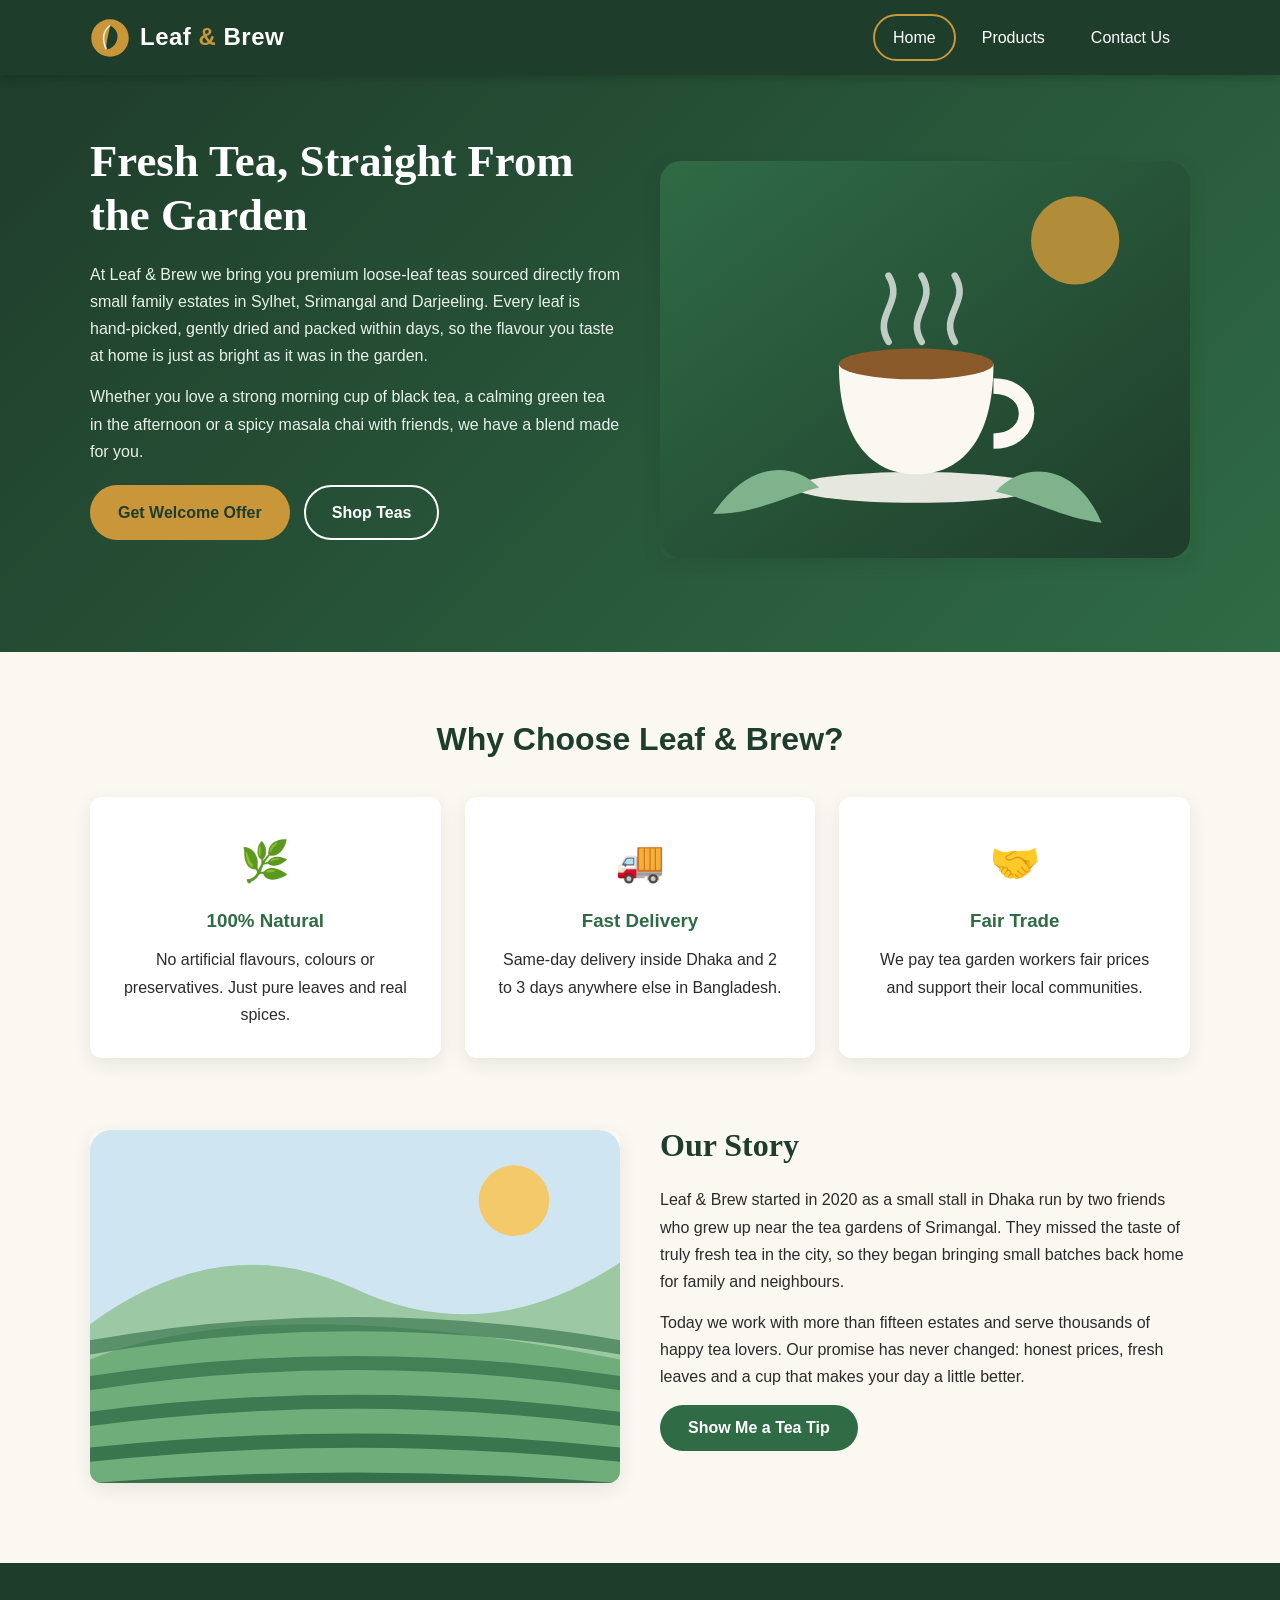
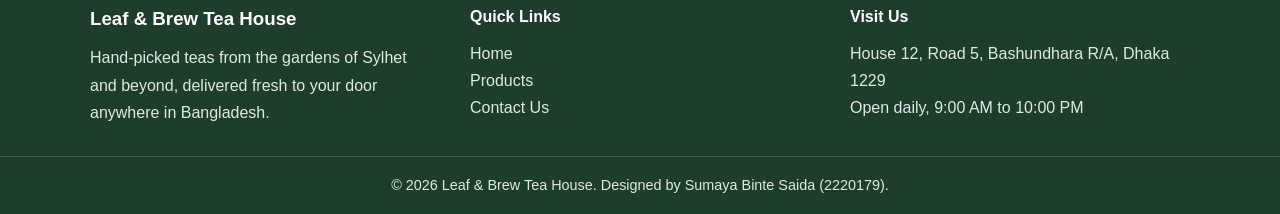
<file: index.html>
<!DOCTYPE html>
<html lang="en">
<head>
    <meta charset="UTF-8">
    <meta name="viewport" content="width=device-width, initial-scale=1.0">
    <title>Home | Leaf &amp; Brew Tea House</title>
    <link rel="stylesheet" href="style.css">
</head>
<body>
    <!-- Sumaya Binte Saida, 2220179 -->

    <header class="site-header">
        <div class="container header-inner">
            <a href="index.html" class="logo">
                <img src="images/logo.svg" alt="Leaf &amp; Brew logo" class="logo-img">
                <span>Leaf <em>&amp;</em> Brew</span>
            </a>
            <nav class="navbar">
                <ul>
                <li><a href="index.html" class="active">Home</a></li>
                <li><a href="products.html">Products</a></li>
                <li><a href="contact.html">Contact Us</a></li>
                </ul>
            </nav>
        </div>
    </header>

    <main>
        <!-- Hero section (display: flex) -->
        <section class="hero">
            <div class="container hero-inner">
                <div class="hero-text">
                    <h1>Fresh Tea, Straight From the Garden</h1>
                    <p>At Leaf &amp; Brew we bring you premium loose-leaf teas sourced directly from small family estates in Sylhet, Srimangal and Darjeeling. Every leaf is hand-picked, gently dried and packed within days, so the flavour you taste at home is just as bright as it was in the garden.</p>
                    <p>Whether you love a strong morning cup of black tea, a calming green tea in the afternoon or a spicy masala chai with friends, we have a blend made for you.</p>
                    <div class="hero-buttons">
                        <button class="btn btn-gold" onclick="showWelcome()">Get Welcome Offer</button>
                        <a href="products.html" class="btn btn-outline">Shop Teas</a>
                    </div>
                    <p id="welcome-message" class="message"></p>
                </div>
                <div class="hero-image">
                    <img src="images/hero-tea.svg" alt="A steaming cup of fresh tea">
                </div>
            </div>
        </section>

        <!-- Features (display: flex) -->
        <section class="features container">
            <h2 class="section-title">Why Choose Leaf &amp; Brew?</h2>
            <div class="feature-list">
                <div class="feature-card">
                    <span class="feature-icon">&#127807;</span>
                    <h3>100% Natural</h3>
                    <p>No artificial flavours, colours or preservatives. Just pure leaves and real spices.</p>
                </div>
                <div class="feature-card">
                    <span class="feature-icon">&#128666;</span>
                    <h3>Fast Delivery</h3>
                    <p>Same-day delivery inside Dhaka and 2 to 3 days anywhere else in Bangladesh.</p>
                </div>
                <div class="feature-card">
                    <span class="feature-icon">&#129309;</span>
                    <h3>Fair Trade</h3>
                    <p>We pay tea garden workers fair prices and support their local communities.</p>
                </div>
            </div>
        </section>

        <!-- About section (display: flex) -->
        <section class="about container">
            <div class="about-image">
                <img src="images/tea-garden.svg" alt="Green tea garden on rolling hills">
            </div>
            <div class="about-text">
                <h2>Our Story</h2>
                <p>Leaf &amp; Brew started in 2020 as a small stall in Dhaka run by two friends who grew up near the tea gardens of Srimangal. They missed the taste of truly fresh tea in the city, so they began bringing small batches back home for family and neighbours.</p>
                <p>Today we work with more than fifteen estates and serve thousands of happy tea lovers. Our promise has never changed: honest prices, fresh leaves and a cup that makes your day a little better.</p>
                <button class="btn btn-green" onclick="showTeaTip()">Show Me a Tea Tip</button>
                <p id="tea-tip" class="message"></p>
            </div>
        </section>
    </main>

    <footer class="site-footer">
        <div class="container footer-inner">
            <div class="footer-col">
                <h3>Leaf &amp; Brew Tea House</h3>
                <p>Hand-picked teas from the gardens of Sylhet and beyond, delivered fresh to your door anywhere in Bangladesh.</p>
            </div>
            <div class="footer-col">
                <h4>Quick Links</h4>
                <ul>
                    <li><a href="index.html">Home</a></li>
                    <li><a href="products.html">Products</a></li>
                    <li><a href="contact.html">Contact Us</a></li>
                </ul>
            </div>
            <div class="footer-col">
                <h4>Visit Us</h4>
                <p>House 12, Road 5, Bashundhara R/A, Dhaka 1229</p>
                <p>Open daily, 9:00 AM to 10:00 PM</p>
            </div>
        </div>
        <p class="copyright">&copy; 2026 Leaf &amp; Brew Tea House. Designed by Sumaya Binte Saida (2220179).</p>
    </footer>

    <script src="script.js"></script>
</body>
</html>
</file>
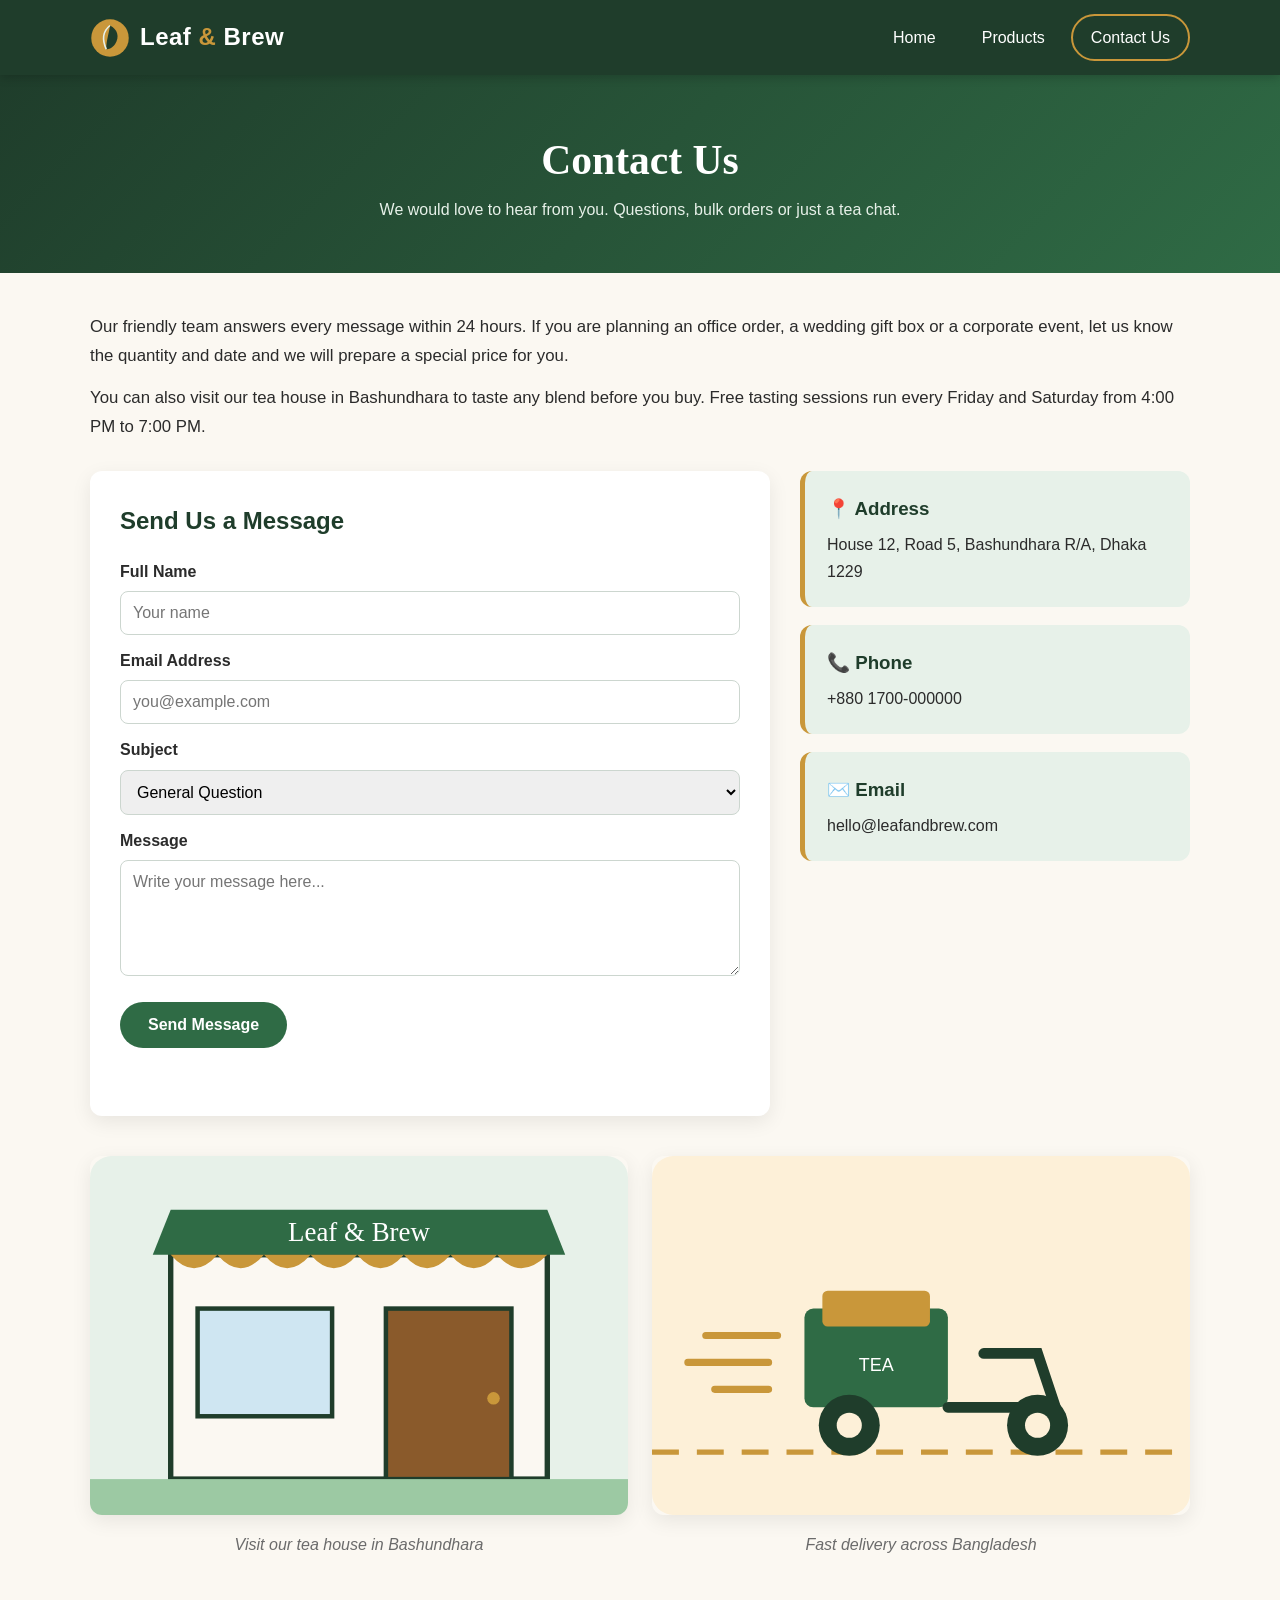
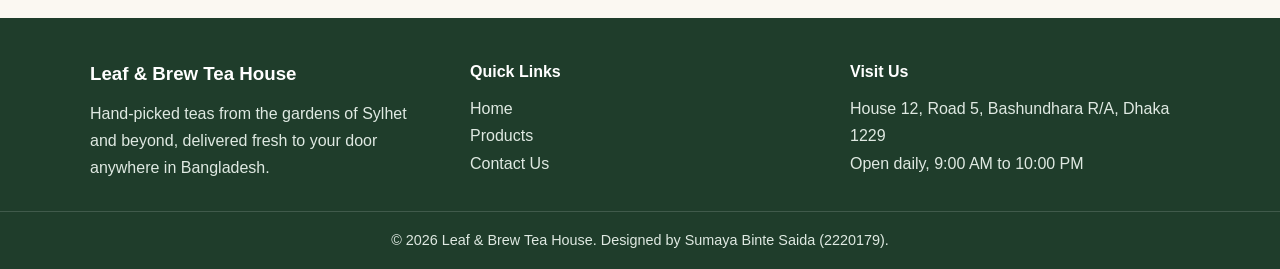
<file: contact.html>
<!DOCTYPE html>
<html lang="en">
<head>
    <meta charset="UTF-8">
    <meta name="viewport" content="width=device-width, initial-scale=1.0">
    <title>Contact Us | Leaf &amp; Brew Tea House</title>
    <link rel="stylesheet" href="style.css">
</head>
<body>
    <!-- Sumaya Binte Saida, 2220179 -->

    <header class="site-header">
        <div class="container header-inner">
            <a href="index.html" class="logo">
                <img src="images/logo.svg" alt="Leaf &amp; Brew logo" class="logo-img">
                <span>Leaf <em>&amp;</em> Brew</span>
            </a>
            <nav class="navbar">
                <ul>
                <li><a href="index.html">Home</a></li>
                <li><a href="products.html">Products</a></li>
                <li><a href="contact.html" class="active">Contact Us</a></li>
                </ul>
            </nav>
        </div>
    </header>

    <main>
        <section class="page-banner">
            <div class="container">
                <h1>Contact Us</h1>
                <p>We would love to hear from you. Questions, bulk orders or just a tea chat.</p>
            </div>
        </section>

        <section class="container intro">
            <p>Our friendly team answers every message within 24 hours. If you are planning an office order, a wedding gift box or a corporate event, let us know the quantity and date and we will prepare a special price for you.</p>
            <p>You can also visit our tea house in Bashundhara to taste any blend before you buy. Free tasting sessions run every Friday and Saturday from 4:00 PM to 7:00 PM.</p>
        </section>

        <section class="container contact-wrap">
            <div class="contact-form-box">
                <h2>Send Us a Message</h2>
                <form id="contact-form" onsubmit="return false;">
                    <label for="name">Full Name</label>
                    <input type="text" id="name" placeholder="Your name">

                    <label for="email">Email Address</label>
                    <input type="email" id="email" placeholder="you@example.com">

                    <label for="subject">Subject</label>
                    <select id="subject">
                        <option>General Question</option>
                        <option>Order Status</option>
                        <option>Bulk / Corporate Order</option>
                        <option>Feedback</option>
                    </select>

                    <label for="message">Message</label>
                    <textarea id="message" rows="5" placeholder="Write your message here..."></textarea>

                    <button type="button" class="btn btn-green" onclick="sendMessage()">Send Message</button>
                </form>
                <p id="form-status" class="message"></p>
            </div>

            <div class="contact-info">
                <div class="info-card">
                    <h3>&#128205; Address</h3>
                    <p>House 12, Road 5, Bashundhara R/A, Dhaka 1229</p>
                </div>
                <div class="info-card">
                    <h3>&#128222; Phone</h3>
                    <p>+880 1700-000000</p>
                </div>
                <div class="info-card">
                    <h3>&#9993;&#65039; Email</h3>
                    <p>hello@leafandbrew.com</p>
                </div>
            </div>
        </section>

        <section class="container gallery">
            <figure>
                <img src="images/shop-front.svg" alt="Leaf &amp; Brew tea house shop front">
                <figcaption>Visit our tea house in Bashundhara</figcaption>
            </figure>
            <figure>
                <img src="images/delivery.svg" alt="Tea delivery van">
                <figcaption>Fast delivery across Bangladesh</figcaption>
            </figure>
        </section>
    </main>

    <footer class="site-footer">
        <div class="container footer-inner">
            <div class="footer-col">
                <h3>Leaf &amp; Brew Tea House</h3>
                <p>Hand-picked teas from the gardens of Sylhet and beyond, delivered fresh to your door anywhere in Bangladesh.</p>
            </div>
            <div class="footer-col">
                <h4>Quick Links</h4>
                <ul>
                    <li><a href="index.html">Home</a></li>
                    <li><a href="products.html">Products</a></li>
                    <li><a href="contact.html">Contact Us</a></li>
                </ul>
            </div>
            <div class="footer-col">
                <h4>Visit Us</h4>
                <p>House 12, Road 5, Bashundhara R/A, Dhaka 1229</p>
                <p>Open daily, 9:00 AM to 10:00 PM</p>
            </div>
        </div>
        <p class="copyright">&copy; 2026 Leaf &amp; Brew Tea House. Designed by Sumaya Binte Saida (2220179).</p>
    </footer>

    <script src="script.js"></script>
</body>
</html>
</file>
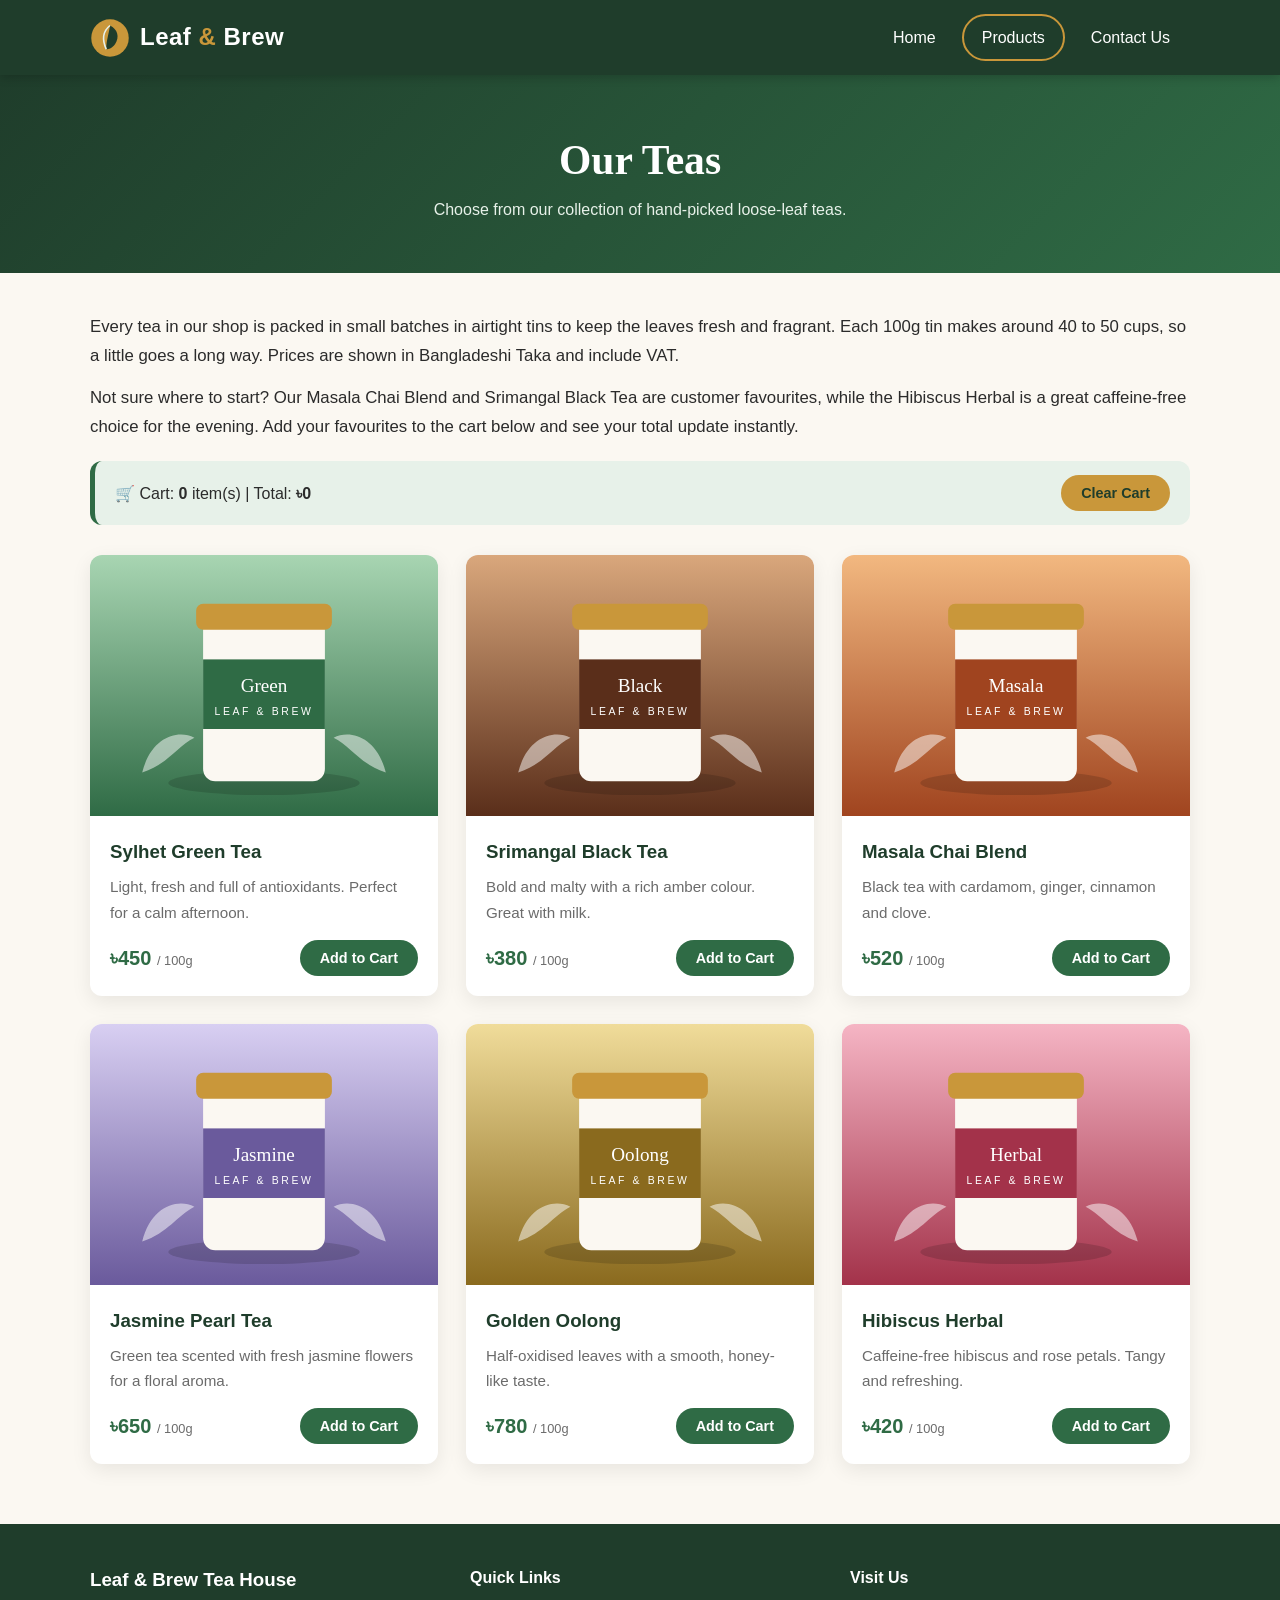
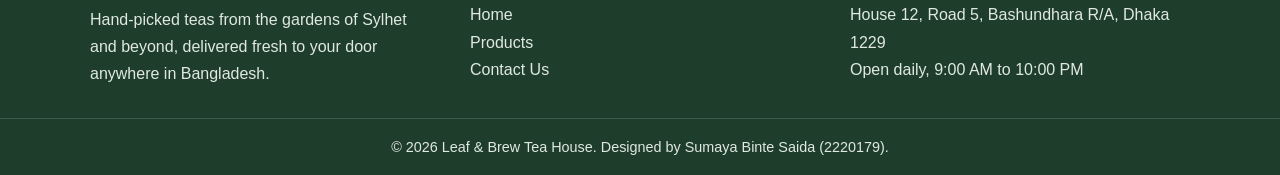
<file: products.html>
<!DOCTYPE html>
<html lang="en">
<head>
    <meta charset="UTF-8">
    <meta name="viewport" content="width=device-width, initial-scale=1.0">
    <title>Products | Leaf &amp; Brew Tea House</title>
    <link rel="stylesheet" href="style.css">
</head>
<body>
    <!-- Sumaya Binte Saida, 2220179 -->

    <header class="site-header">
        <div class="container header-inner">
            <a href="index.html" class="logo">
                <img src="images/logo.svg" alt="Leaf &amp; Brew logo" class="logo-img">
                <span>Leaf <em>&amp;</em> Brew</span>
            </a>
            <nav class="navbar">
                <ul>
                <li><a href="index.html">Home</a></li>
                <li><a href="products.html" class="active">Products</a></li>
                <li><a href="contact.html">Contact Us</a></li>
                </ul>
            </nav>
        </div>
    </header>

    <main>
        <section class="page-banner">
            <div class="container">
                <h1>Our Teas</h1>
                <p>Choose from our collection of hand-picked loose-leaf teas.</p>
            </div>
        </section>

        <section class="container intro">
            <p>Every tea in our shop is packed in small batches in airtight tins to keep the leaves fresh and fragrant. Each 100g tin makes around 40 to 50 cups, so a little goes a long way. Prices are shown in Bangladeshi Taka and include VAT.</p>
            <p>Not sure where to start? Our Masala Chai Blend and Srimangal Black Tea are customer favourites, while the Hibiscus Herbal is a great caffeine-free choice for the evening. Add your favourites to the cart below and see your total update instantly.</p>
        </section>

        <!-- Cart summary -->
        <section class="container cart-bar">
            <p>&#128722; Cart: <strong id="cart-count">0</strong> item(s) | Total: <strong>&#2547;<span id="cart-total">0</span></strong></p>
            <button class="btn btn-gold btn-small" onclick="clearCart()">Clear Cart</button>
        </section>

        <!-- Product grid (display: grid) -->
        <section class="container">
            <div class="product-grid">
                <div class="product-card">
                    <img src="images/green-tea.svg" alt="Sylhet Green Tea">
                    <div class="product-info">
                        <h3>Sylhet Green Tea</h3>
                        <p>Light, fresh and full of antioxidants. Perfect for a calm afternoon.</p>
                        <div class="product-bottom">
                            <span class="price">&#2547;450 <small>/ 100g</small></span>
                            <button class="btn btn-green btn-small" onclick="addToCart('Sylhet Green Tea', 450)">Add to Cart</button>
                        </div>
                    </div>
                </div>
                <div class="product-card">
                    <img src="images/black-tea.svg" alt="Srimangal Black Tea">
                    <div class="product-info">
                        <h3>Srimangal Black Tea</h3>
                        <p>Bold and malty with a rich amber colour. Great with milk.</p>
                        <div class="product-bottom">
                            <span class="price">&#2547;380 <small>/ 100g</small></span>
                            <button class="btn btn-green btn-small" onclick="addToCart('Srimangal Black Tea', 380)">Add to Cart</button>
                        </div>
                    </div>
                </div>
                <div class="product-card">
                    <img src="images/masala-chai.svg" alt="Masala Chai Blend">
                    <div class="product-info">
                        <h3>Masala Chai Blend</h3>
                        <p>Black tea with cardamom, ginger, cinnamon and clove.</p>
                        <div class="product-bottom">
                            <span class="price">&#2547;520 <small>/ 100g</small></span>
                            <button class="btn btn-green btn-small" onclick="addToCart('Masala Chai Blend', 520)">Add to Cart</button>
                        </div>
                    </div>
                </div>
                <div class="product-card">
                    <img src="images/jasmine-tea.svg" alt="Jasmine Pearl Tea">
                    <div class="product-info">
                        <h3>Jasmine Pearl Tea</h3>
                        <p>Green tea scented with fresh jasmine flowers for a floral aroma.</p>
                        <div class="product-bottom">
                            <span class="price">&#2547;650 <small>/ 100g</small></span>
                            <button class="btn btn-green btn-small" onclick="addToCart('Jasmine Pearl Tea', 650)">Add to Cart</button>
                        </div>
                    </div>
                </div>
                <div class="product-card">
                    <img src="images/oolong-tea.svg" alt="Golden Oolong">
                    <div class="product-info">
                        <h3>Golden Oolong</h3>
                        <p>Half-oxidised leaves with a smooth, honey-like taste.</p>
                        <div class="product-bottom">
                            <span class="price">&#2547;780 <small>/ 100g</small></span>
                            <button class="btn btn-green btn-small" onclick="addToCart('Golden Oolong', 780)">Add to Cart</button>
                        </div>
                    </div>
                </div>
                <div class="product-card">
                    <img src="images/herbal-tea.svg" alt="Hibiscus Herbal">
                    <div class="product-info">
                        <h3>Hibiscus Herbal</h3>
                        <p>Caffeine-free hibiscus and rose petals. Tangy and refreshing.</p>
                        <div class="product-bottom">
                            <span class="price">&#2547;420 <small>/ 100g</small></span>
                            <button class="btn btn-green btn-small" onclick="addToCart('Hibiscus Herbal', 420)">Add to Cart</button>
                        </div>
                    </div>
                </div>
            </div>
        </section>
    </main>

    <footer class="site-footer">
        <div class="container footer-inner">
            <div class="footer-col">
                <h3>Leaf &amp; Brew Tea House</h3>
                <p>Hand-picked teas from the gardens of Sylhet and beyond, delivered fresh to your door anywhere in Bangladesh.</p>
            </div>
            <div class="footer-col">
                <h4>Quick Links</h4>
                <ul>
                    <li><a href="index.html">Home</a></li>
                    <li><a href="products.html">Products</a></li>
                    <li><a href="contact.html">Contact Us</a></li>
                </ul>
            </div>
            <div class="footer-col">
                <h4>Visit Us</h4>
                <p>House 12, Road 5, Bashundhara R/A, Dhaka 1229</p>
                <p>Open daily, 9:00 AM to 10:00 PM</p>
            </div>
        </div>
        <p class="copyright">&copy; 2026 Leaf &amp; Brew Tea House. Designed by Sumaya Binte Saida (2220179).</p>
    </footer>

    <script src="script.js"></script>
</body>
</html>
</file>
<file: style.css>
/* ===== Leaf & Brew Tea House - Main Stylesheet ===== */

:root {
    --green-dark: #1f3d2b;
    --green: #2f6b45;
    --green-light: #e7f1e9;
    --gold: #c9973a;
    --cream: #fbf8f2;
    --text: #2b2b2b;
    --muted: #6b6b6b;
    --radius: 12px;
    --shadow: 0 6px 20px rgba(0, 0, 0, 0.08);
}

* {
    margin: 0;
    padding: 0;
    box-sizing: border-box;
}

body {
    font-family: "Segoe UI", Tahoma, Geneva, Verdana, sans-serif;
    background-color: var(--cream);
    color: var(--text);
    line-height: 1.7;
}

.container {
    width: 90%;
    max-width: 1100px;
    margin: 0 auto;
}

/* ===== Header & Navigation ===== */
.site-header {
    background-color: var(--green-dark);
    position: sticky;
    top: 0;
    z-index: 100;
    box-shadow: 0 2px 10px rgba(0, 0, 0, 0.2);
}

.header-inner {
    display: flex;
    justify-content: space-between;
    align-items: center;
    padding: 14px 0;
}

.logo {
    display: flex;
    align-items: center;
    gap: 10px;
    color: #fff;
    text-decoration: none;
    font-size: 1.5rem;
    font-weight: 700;
    letter-spacing: 0.5px;
}

.logo em {
    color: var(--gold);
    font-style: normal;
}

.logo-img {
    width: 40px;
    height: 40px;
}

.navbar ul {
    list-style: none;
    display: flex;
    gap: 6px;
}

.navbar a {
    display: block;
    color: #fff;
    text-decoration: none;
    padding: 8px 18px;
    border-radius: 25px;
    border: 2px solid transparent;
    font-weight: 500;
    transition: background-color 0.3s, color 0.3s;
}

.navbar a:hover {
    background-color: var(--gold);
    color: var(--green-dark);
}

.navbar a.active {
    border-color: var(--gold);
}

/* ===== Footer ===== */
.site-footer {
    background-color: var(--green-dark);
    color: #dfe9e2;
    margin-top: 60px;
    padding-top: 40px;
}

.footer-inner {
    display: flex;
    flex-wrap: wrap;
    gap: 40px;
    justify-content: space-between;
}

.footer-col {
    flex: 1 1 250px;
}

.footer-col h3,
.footer-col h4 {
    color: #fff;
    margin-bottom: 10px;
}

.footer-col ul {
    list-style: none;
}

.footer-col a {
    color: #dfe9e2;
    text-decoration: none;
}

.footer-col a:hover {
    color: var(--gold);
}

.copyright {
    text-align: center;
    border-top: 1px solid rgba(255, 255, 255, 0.15);
    margin-top: 30px;
    padding: 16px;
    font-size: 0.9rem;
}

/* ===== Buttons ===== */
.btn {
    display: inline-block;
    padding: 12px 26px;
    border-radius: 30px;
    font-size: 1rem;
    font-weight: 600;
    text-decoration: none;
    cursor: pointer;
    border: 2px solid transparent;
    transition: transform 0.2s, box-shadow 0.2s, background-color 0.3s;
}

.btn:hover {
    transform: translateY(-2px);
    box-shadow: 0 6px 14px rgba(0, 0, 0, 0.15);
}

.btn-gold {
    background-color: var(--gold);
    color: var(--green-dark);
}

.btn-green {
    background-color: var(--green);
    color: #fff;
}

.btn-outline {
    background: transparent;
    color: #fff;
    border-color: #fff;
}

.message {
    margin-top: 14px;
    font-weight: 600;
    color: var(--gold);
    min-height: 1.5em;
}

.section-title {
    text-align: center;
    font-size: 2rem;
    color: var(--green-dark);
    margin: 60px 0 30px;
}

/* ===== Home: Hero (flex) ===== */
.hero {
    background: linear-gradient(135deg, var(--green-dark), var(--green));
    color: #fff;
    padding: 60px 0;
}

.hero-inner {
    display: flex;
    align-items: center;
    gap: 40px;
}

.hero-text {
    flex: 1;
}

.hero-text h1 {
    font-family: Georgia, "Times New Roman", serif;
    font-size: 2.8rem;
    line-height: 1.2;
    margin-bottom: 18px;
}

.hero-text p {
    margin-bottom: 14px;
    color: #e7f1e9;
}

.hero-buttons {
    display: flex;
    gap: 14px;
    flex-wrap: wrap;
    margin-top: 20px;
}

.hero-image {
    flex: 1;
}

.hero-image img,
.about-image img {
    width: 100%;
    border-radius: var(--radius);
    box-shadow: var(--shadow);
}

/* ===== Home: Features (flex) ===== */
.feature-list {
    display: flex;
    gap: 24px;
    flex-wrap: wrap;
}

.feature-card {
    flex: 1 1 250px;
    background: #fff;
    padding: 30px;
    border-radius: var(--radius);
    box-shadow: var(--shadow);
    text-align: center;
    transition: transform 0.3s;
}

.feature-card:hover {
    transform: translateY(-6px);
}

.feature-icon {
    font-size: 2.5rem;
}

.feature-card h3 {
    color: var(--green);
    margin: 10px 0;
}

/* ===== Home: About (flex) ===== */
.about {
    display: flex;
    align-items: center;
    gap: 40px;
    margin-top: 60px;
}

.about-image,
.about-text {
    flex: 1;
}

.about-text h2 {
    font-family: Georgia, serif;
    color: var(--green-dark);
    font-size: 2rem;
    margin-bottom: 14px;
}

.about-text p {
    margin-bottom: 14px;
}

.about-text .message {
    color: var(--green);
}

/* ===== Page Banner (Products & Contact) ===== */
.page-banner {
    background: linear-gradient(135deg, var(--green-dark), var(--green));
    color: #fff;
    text-align: center;
    padding: 50px 0;
}

.page-banner h1 {
    font-family: Georgia, serif;
    font-size: 2.6rem;
}

.page-banner p {
    color: #e7f1e9;
}

.intro {
    margin-top: 40px;
}

.intro p {
    margin-bottom: 14px;
    font-size: 1.05rem;
}

/* ===== Products: Cart Bar ===== */
.cart-bar {
    display: flex;
    justify-content: space-between;
    align-items: center;
    background: var(--green-light);
    border-left: 5px solid var(--green);
    padding: 14px 20px;
    border-radius: var(--radius);
    margin: 20px auto 30px;
}

.btn-small {
    padding: 8px 18px;
    font-size: 0.9rem;
}

/* ===== Products: Grid ===== */
.product-grid {
    display: grid;
    grid-template-columns: repeat(3, 1fr);
    gap: 28px;
}

.product-card {
    background: #fff;
    border-radius: var(--radius);
    overflow: hidden;
    box-shadow: var(--shadow);
    transition: transform 0.3s, box-shadow 0.3s;
}

.product-card:hover {
    transform: translateY(-6px);
    box-shadow: 0 12px 28px rgba(0, 0, 0, 0.14);
}

.product-card img {
    width: 100%;
    display: block;
}

.product-info {
    padding: 20px;
}

.product-info h3 {
    color: var(--green-dark);
    margin-bottom: 6px;
}

.product-info p {
    color: var(--muted);
    font-size: 0.95rem;
    min-height: 3.2em;
}

.product-bottom {
    display: flex;
    justify-content: space-between;
    align-items: center;
    margin-top: 14px;
}

.price {
    font-size: 1.25rem;
    font-weight: 700;
    color: var(--green);
}

.price small {
    font-size: 0.8rem;
    color: var(--muted);
    font-weight: 400;
}

/* ===== Contact Page ===== */
.contact-wrap {
    display: flex;
    gap: 30px;
    margin-top: 30px;
    flex-wrap: wrap;
}

.contact-form-box {
    flex: 2 1 400px;
    background: #fff;
    padding: 30px;
    border-radius: var(--radius);
    box-shadow: var(--shadow);
}

.contact-form-box h2 {
    color: var(--green-dark);
    margin-bottom: 16px;
}

.contact-form-box label {
    display: block;
    font-weight: 600;
    margin: 12px 0 6px;
}

.contact-form-box input,
.contact-form-box select,
.contact-form-box textarea {
    width: 100%;
    padding: 12px;
    border: 1px solid #ccd6cf;
    border-radius: 8px;
    font-family: inherit;
    font-size: 1rem;
    transition: border-color 0.3s, box-shadow 0.3s;
}

.contact-form-box input:focus,
.contact-form-box select:focus,
.contact-form-box textarea:focus {
    outline: none;
    border-color: var(--green);
    box-shadow: 0 0 0 3px rgba(47, 107, 69, 0.2);
}

.contact-form-box .btn {
    margin-top: 18px;
}

.contact-info {
    flex: 1 1 250px;
    display: flex;
    flex-direction: column;
    gap: 18px;
}

.info-card {
    background: var(--green-light);
    padding: 22px;
    border-radius: var(--radius);
    border-left: 5px solid var(--gold);
}

.info-card h3 {
    color: var(--green-dark);
    margin-bottom: 6px;
}

.gallery {
    display: flex;
    gap: 24px;
    margin-top: 40px;
    flex-wrap: wrap;
}

.gallery figure {
    flex: 1 1 300px;
    text-align: center;
}

.gallery img {
    width: 100%;
    border-radius: var(--radius);
    box-shadow: var(--shadow);
}

.gallery figcaption {
    margin-top: 8px;
    color: var(--muted);
    font-style: italic;
}

/* ===== Responsive Design ===== */
@media (max-width: 900px) {
    .product-grid {
        grid-template-columns: repeat(2, 1fr);
    }

    .hero-text h1 {
        font-size: 2.2rem;
    }
}

@media (max-width: 700px) {
    .header-inner {
        flex-direction: column;
        gap: 10px;
    }

    .navbar a {
        padding: 6px 12px;
    }

    .hero-inner,
    .about {
        flex-direction: column;
    }

    .product-grid {
        grid-template-columns: 1fr;
    }

    .cart-bar {
        flex-direction: column;
        gap: 10px;
        text-align: center;
    }
}
</file>
